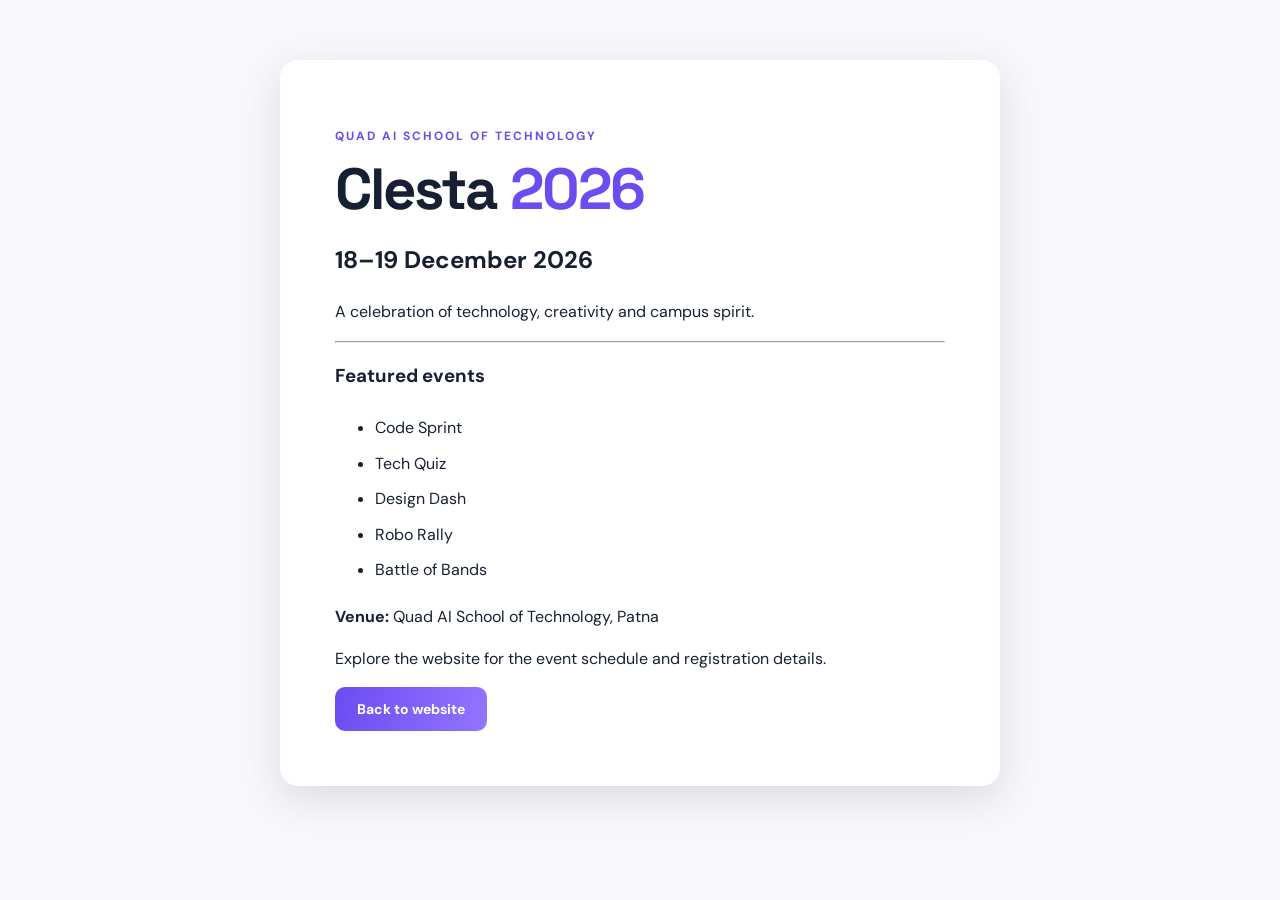
<file: brochure.html>
<!DOCTYPE html>
<html lang="en">
<head><meta charset="UTF-8"><meta name="viewport" content="width=device-width, initial-scale=1.0"><title>Clesta 2026 Brochure</title><link rel="stylesheet" href="style.css"></head>
<body><main class="brochure"><p class="eyebrow">QUAD AI SCHOOL OF TECHNOLOGY</p><h1>Clesta <span>2026</span></h1><h2>18–19 December 2026</h2><p>A celebration of technology, creativity and campus spirit.</p><hr><h3>Featured events</h3><ul><li>Code Sprint</li><li>Tech Quiz</li><li>Design Dash</li><li>Robo Rally</li><li>Battle of Bands</li></ul><p><strong>Venue:</strong> Quad AI School of Technology, Patna</p><p>Explore the website for the event schedule and registration details.</p><a class="button" href="index.html">Back to website</a></main></body>
</html>
</file>
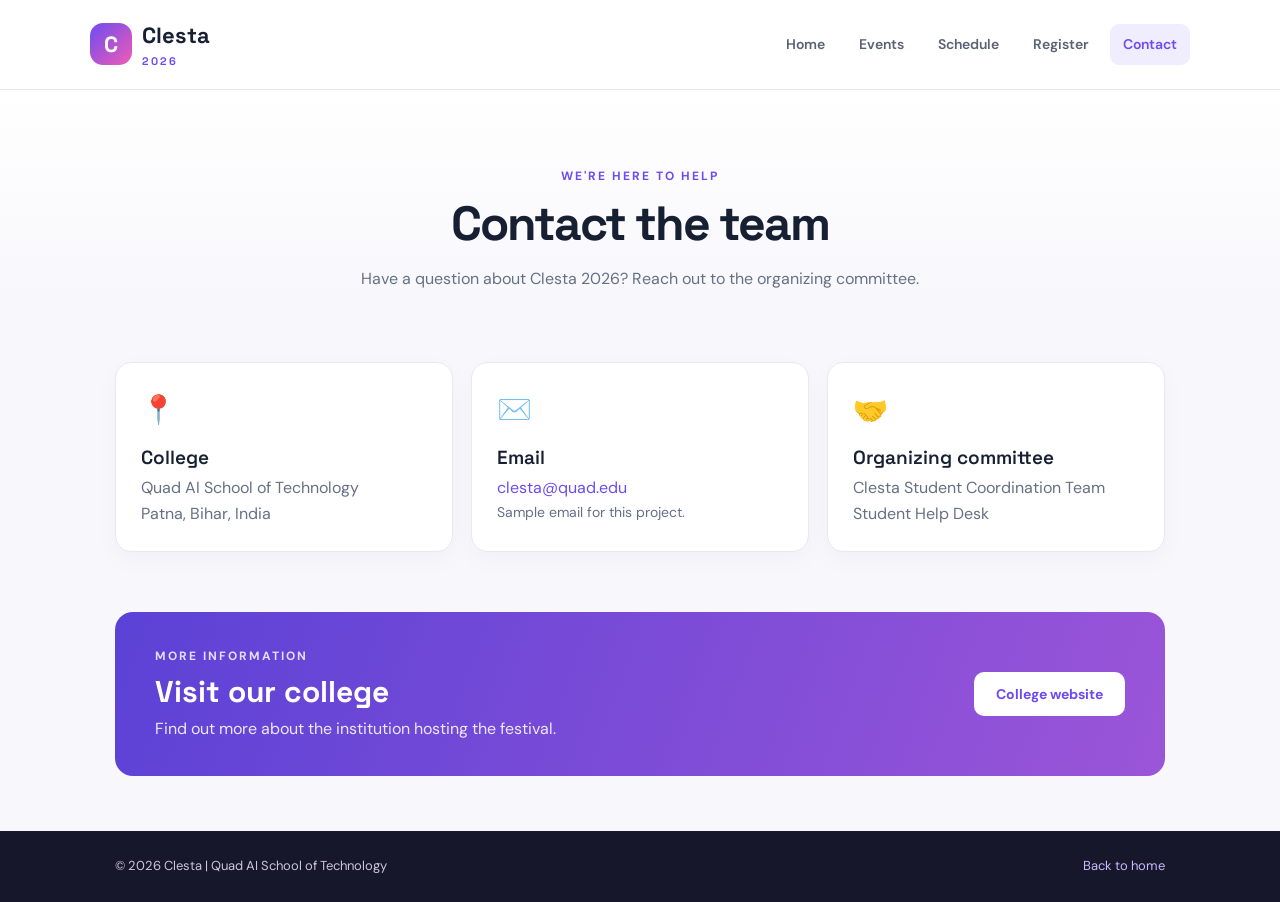
<file: contact.html>
<!DOCTYPE html>
<html lang="en">
<head>
  <meta charset="UTF-8">
  <meta name="viewport" content="width=device-width, initial-scale=1.0">
  <title>Contact | Clesta 2026</title>
  <link rel="stylesheet" href="style.css">
</head>
<body>
  <header class="site-header">
    <a class="brand" href="index.html"><span class="brand-mark">C</span><span>Clesta <small>2026</small></span></a>
    <nav aria-label="Main navigation"><a href="index.html">Home</a><a href="events.html">Events</a><a href="schedule.html">Schedule</a><a href="register.html">Register</a><a class="active" href="contact.html">Contact</a></nav>
  </header>
  <main class="page-wrap">
    <section class="page-heading"><p class="eyebrow">WE'RE HERE TO HELP</p><h1>Contact the team</h1><p>Have a question about Clesta 2026? Reach out to the organizing committee.</p></section>
    <section class="section contact-grid">
      <article class="card"><div class="card-icon">📍</div><h3>College</h3><p>Quad AI School of Technology<br>Patna, Bihar, India</p></article>
      <article class="card"><div class="card-icon">✉️</div><h3>Email</h3><p><a href="mailto:clesta@quad.edu">clesta@quad.edu</a></p><p class="muted">Sample email for this project.</p></article>
      <article class="card"><div class="card-icon">🤝</div><h3>Organizing committee</h3><p>Clesta Student Coordination Team<br>Student Help Desk</p></article>
    </section>
    <section class="feature"><div><p class="eyebrow">MORE INFORMATION</p><h2>Visit our college</h2><p>Find out more about the institution hosting the festival.</p></div><a class="button button-light" href="https://www.quad.edu" target="_blank" rel="noopener">College website</a></section>
  </main>
  <footer><p>© 2026 Clesta | Quad AI School of Technology</p><p><a href="index.html">Back to home</a></p></footer>
</body>
</html>
</file>
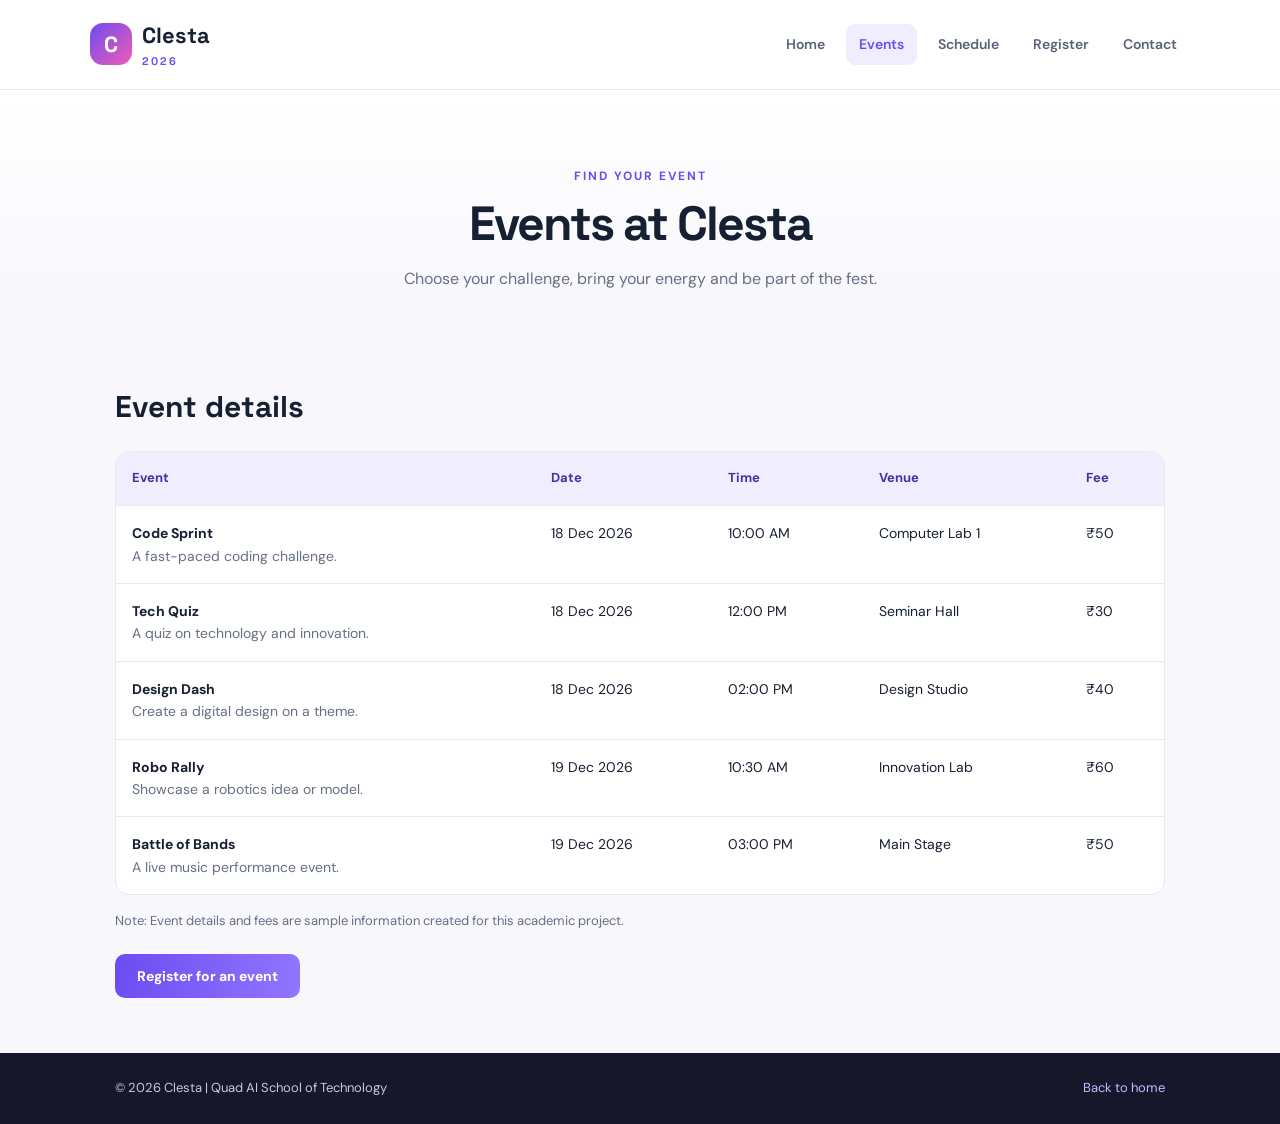
<file: events.html>
<!DOCTYPE html>
<html lang="en">
<head>
  <meta charset="UTF-8">
  <meta name="viewport" content="width=device-width, initial-scale=1.0">
  <title>Events | Clesta 2026</title>
  <link rel="stylesheet" href="style.css">
</head>
<body>
  <header class="site-header">
    <a class="brand" href="index.html"><span class="brand-mark">C</span><span>Clesta <small>2026</small></span></a>
    <nav aria-label="Main navigation"><a href="index.html">Home</a><a class="active" href="events.html">Events</a><a href="schedule.html">Schedule</a><a href="register.html">Register</a><a href="contact.html">Contact</a></nav>
  </header>
  <main class="page-wrap">
    <section class="page-heading"><p class="eyebrow">FIND YOUR EVENT</p><h1>Events at Clesta</h1><p>Choose your challenge, bring your energy and be part of the fest.</p></section>
    <section class="section">
      <h2>Event details</h2>
      <div class="table-wrap"><table>
        <thead><tr><th>Event</th><th>Date</th><th>Time</th><th>Venue</th><th>Fee</th></tr></thead>
        <tbody>
          <tr><td><strong>Code Sprint</strong><br><span class="muted">A fast-paced coding challenge.</span></td><td>18 Dec 2026</td><td>10:00 AM</td><td>Computer Lab 1</td><td>₹50</td></tr>
          <tr><td><strong>Tech Quiz</strong><br><span class="muted">A quiz on technology and innovation.</span></td><td>18 Dec 2026</td><td>12:00 PM</td><td>Seminar Hall</td><td>₹30</td></tr>
          <tr><td><strong>Design Dash</strong><br><span class="muted">Create a digital design on a theme.</span></td><td>18 Dec 2026</td><td>02:00 PM</td><td>Design Studio</td><td>₹40</td></tr>
          <tr><td><strong>Robo Rally</strong><br><span class="muted">Showcase a robotics idea or model.</span></td><td>19 Dec 2026</td><td>10:30 AM</td><td>Innovation Lab</td><td>₹60</td></tr>
          <tr><td><strong>Battle of Bands</strong><br><span class="muted">A live music performance event.</span></td><td>19 Dec 2026</td><td>03:00 PM</td><td>Main Stage</td><td>₹50</td></tr>
        </tbody>
      </table></div>
      <p class="notice">Note: Event details and fees are sample information created for this academic project.</p>
      <a class="button" href="register.html">Register for an event</a>
    </section>
  </main>
  <footer><p>© 2026 Clesta | Quad AI School of Technology</p><p><a href="index.html">Back to home</a></p></footer>
</body>
</html>
</file>
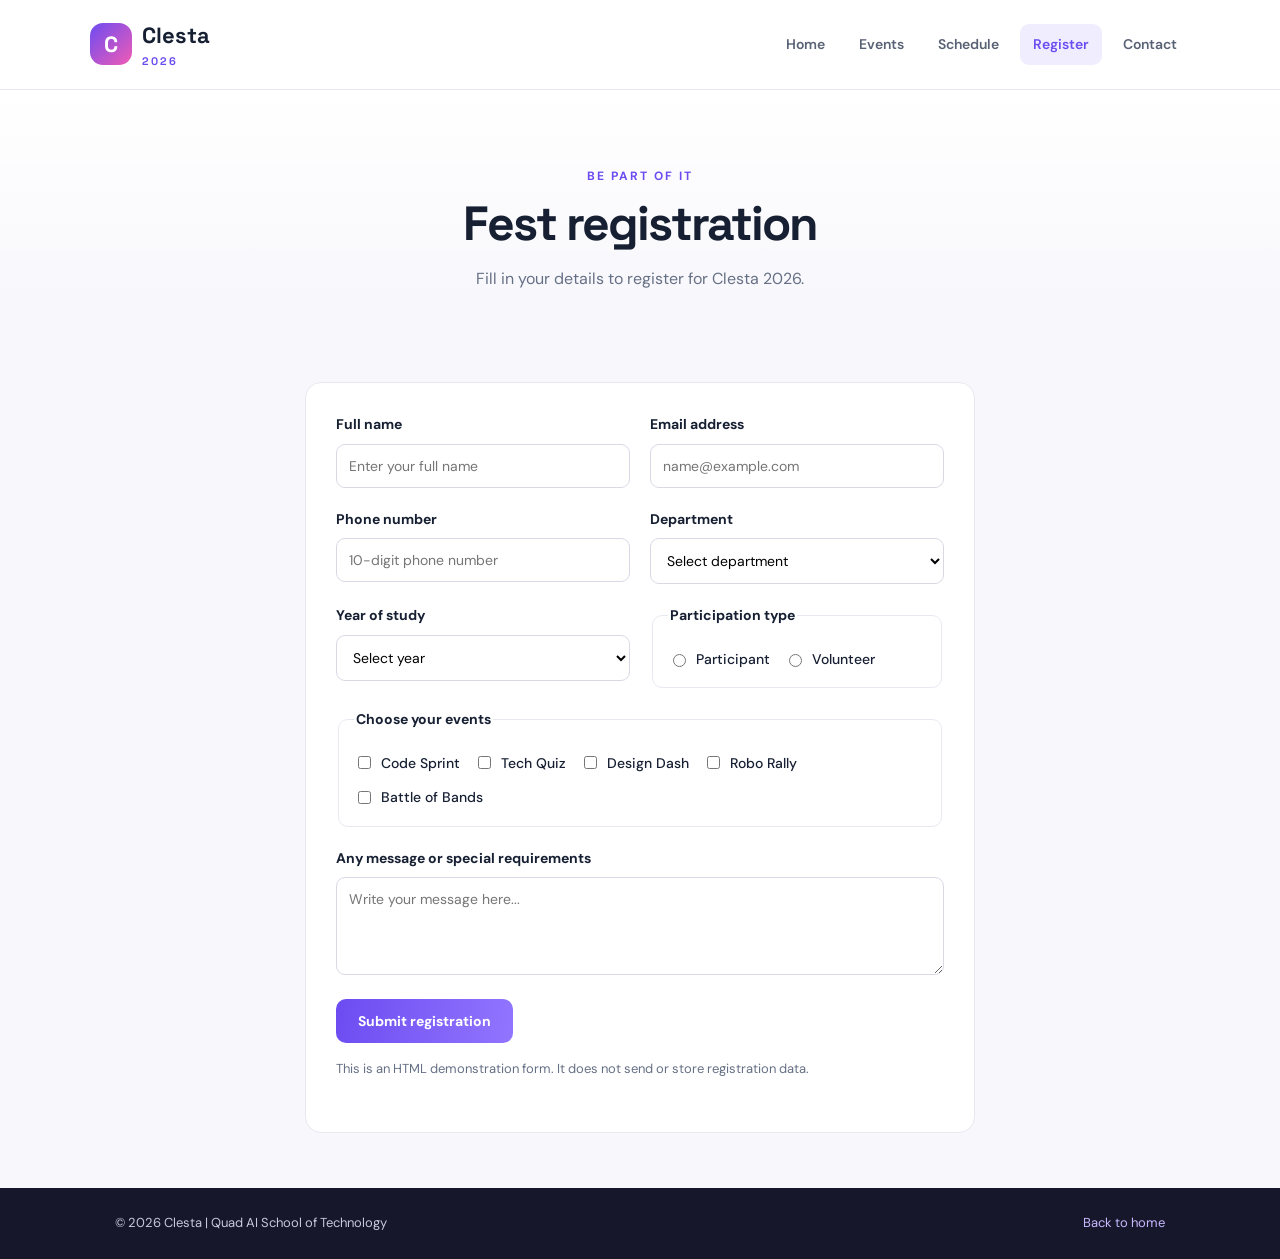
<file: register.html>
<!DOCTYPE html>
<html lang="en">
<head>
  <meta charset="UTF-8">
  <meta name="viewport" content="width=device-width, initial-scale=1.0">
  <title>Register | Clesta 2026</title>
  <link rel="stylesheet" href="style.css">
</head>
<body>
  <header class="site-header">
    <a class="brand" href="index.html"><span class="brand-mark">C</span><span>Clesta <small>2026</small></span></a>
    <nav aria-label="Main navigation"><a href="index.html">Home</a><a href="events.html">Events</a><a href="schedule.html">Schedule</a><a class="active" href="register.html">Register</a><a href="contact.html">Contact</a></nav>
  </header>
  <main class="page-wrap">
    <section class="page-heading"><p class="eyebrow">BE PART OF IT</p><h1>Fest registration</h1><p>Fill in your details to register for Clesta 2026.</p></section>
    <section class="section form-section">
      <form action="#" method="post">
        <div class="form-grid">
          <label>Full name<input type="text" name="name" placeholder="Enter your full name" required></label>
          <label>Email address<input type="email" name="email" placeholder="name@example.com" required></label>
          <label>Phone number<input type="tel" name="phone" placeholder="10-digit phone number" pattern="[0-9]{10}" required></label>
          <label>Department
            <select name="department" required><option value="">Select department</option><option>Computer Science</option><option>Artificial Intelligence</option><option>Data Science</option><option>Other</option></select>
          </label>
          <label>Year of study
            <select name="year" required><option value="">Select year</option><option>First Year</option><option>Second Year</option><option>Third Year</option><option>Fourth Year</option></select>
          </label>
          <fieldset><legend>Participation type</legend><label class="choice"><input type="radio" name="participation" value="Participant" required> Participant</label><label class="choice"><input type="radio" name="participation" value="Volunteer"> Volunteer</label></fieldset>
          <fieldset class="wide"><legend>Choose your events</legend><label class="choice"><input type="checkbox" name="events" value="Code Sprint"> Code Sprint</label><label class="choice"><input type="checkbox" name="events" value="Tech Quiz"> Tech Quiz</label><label class="choice"><input type="checkbox" name="events" value="Design Dash"> Design Dash</label><label class="choice"><input type="checkbox" name="events" value="Robo Rally"> Robo Rally</label><label class="choice"><input type="checkbox" name="events" value="Battle of Bands"> Battle of Bands</label></fieldset>
          <label class="wide">Any message or special requirements<textarea name="message" rows="4" placeholder="Write your message here..."></textarea></label>
        </div>
        <button class="button" type="submit">Submit registration</button>
        <p class="notice">This is an HTML demonstration form. It does not send or store registration data.</p>
      </form>
    </section>
  </main>
  <footer><p>© 2026 Clesta | Quad AI School of Technology</p><p><a href="index.html">Back to home</a></p></footer>
</body>
</html>
</file>
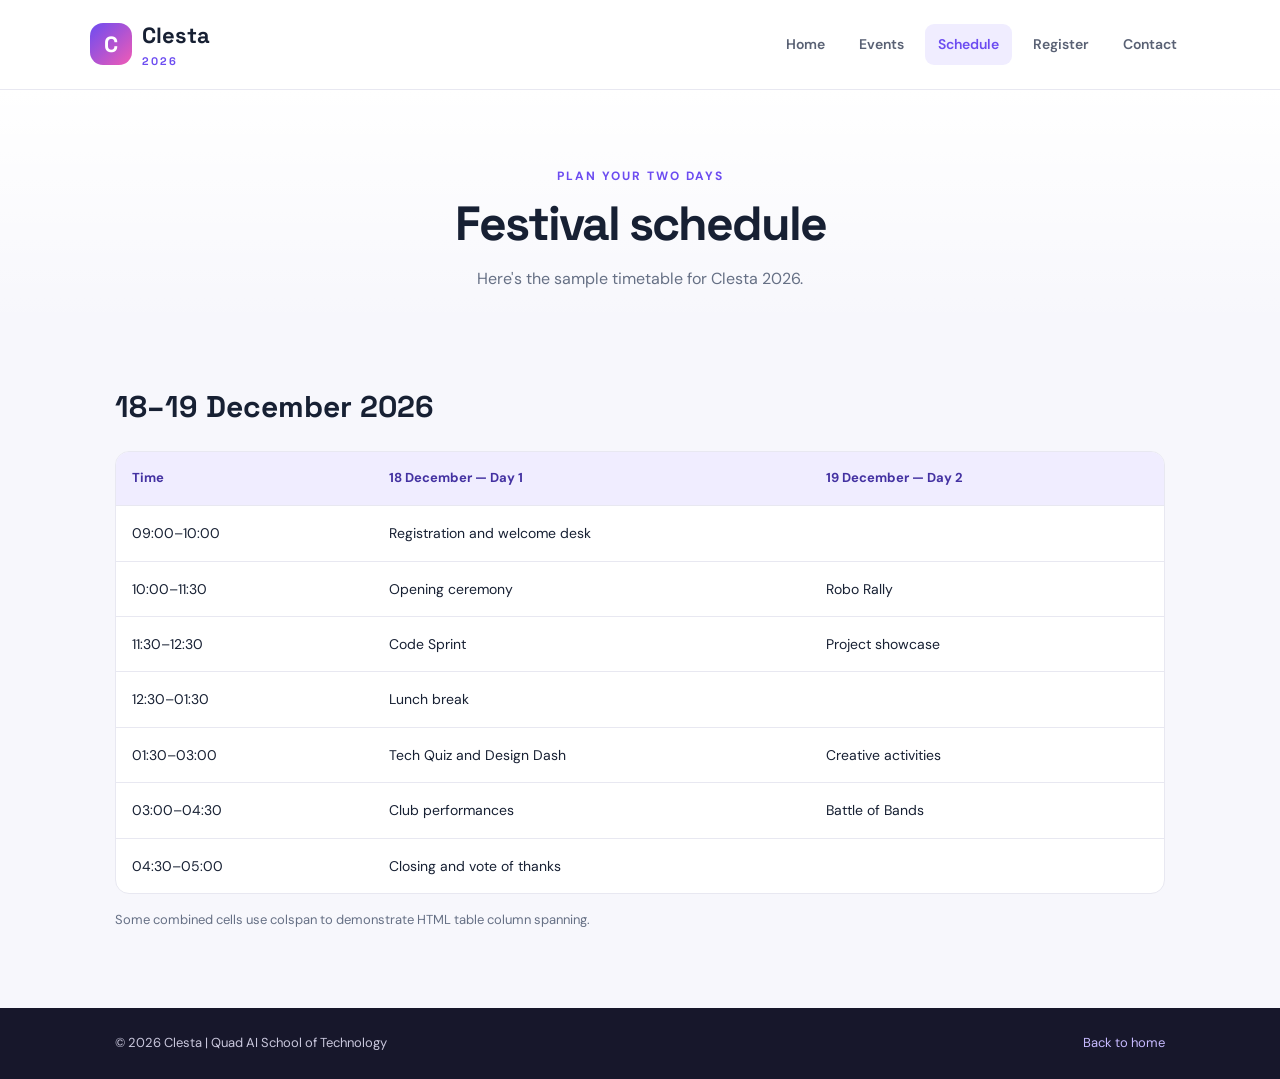
<file: schedule.html>
<!DOCTYPE html>
<html lang="en">
<head>
  <meta charset="UTF-8">
  <meta name="viewport" content="width=device-width, initial-scale=1.0">
  <title>Schedule | Clesta 2026</title>
  <link rel="stylesheet" href="style.css">
</head>
<body>
  <header class="site-header">
    <a class="brand" href="index.html"><span class="brand-mark">C</span><span>Clesta <small>2026</small></span></a>
    <nav aria-label="Main navigation"><a href="index.html">Home</a><a href="events.html">Events</a><a class="active" href="schedule.html">Schedule</a><a href="register.html">Register</a><a href="contact.html">Contact</a></nav>
  </header>
  <main class="page-wrap">
    <section class="page-heading"><p class="eyebrow">PLAN YOUR TWO DAYS</p><h1>Festival schedule</h1><p>Here's the sample timetable for Clesta 2026.</p></section>
    <section class="section">
      <h2>18–19 December 2026</h2>
      <div class="table-wrap"><table class="schedule-table">
        <thead><tr><th>Time</th><th>18 December — Day 1</th><th>19 December — Day 2</th></tr></thead>
        <tbody>
          <tr><td>09:00–10:00</td><td colspan="2">Registration and welcome desk</td></tr>
          <tr><td>10:00–11:30</td><td>Opening ceremony</td><td>Robo Rally</td></tr>
          <tr><td>11:30–12:30</td><td>Code Sprint</td><td>Project showcase</td></tr>
          <tr><td>12:30–01:30</td><td colspan="2">Lunch break</td></tr>
          <tr><td>01:30–03:00</td><td>Tech Quiz and Design Dash</td><td>Creative activities</td></tr>
          <tr><td>03:00–04:30</td><td>Club performances</td><td>Battle of Bands</td></tr>
          <tr><td>04:30–05:00</td><td colspan="2">Closing and vote of thanks</td></tr>
        </tbody>
      </table></div>
      <p class="notice">Some combined cells use colspan to demonstrate HTML table column spanning.</p>
    </section>
  </main>
  <footer><p>© 2026 Clesta | Quad AI School of Technology</p><p><a href="index.html">Back to home</a></p></footer>
</body>
</html>
</file>
<file: style.css>
@import url('https://fonts.googleapis.com/css2?family=DM+Sans:wght@400;500;600;700&family=Space+Grotesk:wght@500;600;700&display=swap');
:root{--ink:#172033;--muted:#667085;--purple:#6c4cf1;--pink:#f15bb5;--paper:#f7f7fc;--line:#e8e8f1}
*{box-sizing:border-box}body{margin:0;background:var(--paper);color:var(--ink);font-family:'DM Sans',Arial,sans-serif;line-height:1.6}a{color:var(--purple);text-decoration:none}.site-header{display:flex;align-items:center;justify-content:space-between;padding:18px 7%;background:#fff;border-bottom:1px solid var(--line);gap:24px}.brand{display:flex;align-items:center;gap:10px;color:var(--ink);font-family:'Space Grotesk',sans-serif;font-size:22px;font-weight:700}.brand small{display:block;color:var(--purple);font-size:11px;letter-spacing:2px}.brand-mark{display:grid;place-items:center;width:42px;height:42px;border-radius:13px;background:linear-gradient(135deg,var(--purple),var(--pink));color:#fff}.site-header nav{display:flex;gap:8px;flex-wrap:wrap}.site-header nav a{padding:9px 13px;border-radius:9px;color:#596174;font-weight:600;font-size:14px}.site-header nav a:hover,.site-header nav a.active{background:#f0edff;color:var(--purple)}.hero{display:grid;grid-template-columns:1.15fr .85fr;align-items:center;gap:45px;padding:75px 9%;background:radial-gradient(circle at 85% 20%,#eee9ff,transparent 36%),#fff}.hero h1,.page-heading h1,.brochure h1{font:700 clamp(38px,6vw,64px)/1.08 'Space Grotesk',sans-serif;letter-spacing:-2px;margin:12px 0}.hero h1 span,.brochure h1 span{color:var(--purple)}.eyebrow{font-size:12px;font-weight:700;letter-spacing:2px;color:var(--purple)}.hero-text{font-size:18px;color:var(--muted);max-width:570px}.event-meta{font-weight:600;font-size:14px;margin:25px 0}.hero-image{width:100%;max-width:450px;justify-self:center;filter:drop-shadow(0 20px 30px #30245a22)}.button{display:inline-block;border:0;border-radius:10px;padding:13px 22px;background:linear-gradient(100deg,var(--purple),#9275ff);color:white;font:700 14px 'DM Sans',sans-serif;cursor:pointer}.button:hover{transform:translateY(-1px);filter:brightness(1.05)}.section{padding:55px 9%}.section h2,.feature h2{font:700 30px 'Space Grotesk',sans-serif;margin:5px 0 25px}.cards,.contact-grid{display:grid;grid-template-columns:repeat(3,1fr);gap:18px}.card{background:white;border:1px solid var(--line);border-radius:16px;padding:25px;box-shadow:0 8px 25px #24204408}.card-icon{font-size:28px}.card h3{font:600 19px 'Space Grotesk',sans-serif;margin:12px 0 5px}.card p{color:var(--muted);margin:0}.feature{margin:10px 9% 55px;padding:35px 40px;border-radius:18px;background:linear-gradient(110deg,#5b42d6,#9b55d8);color:white;display:flex;align-items:center;justify-content:space-between;gap:20px}.feature .eyebrow{color:#e7ddff}.feature h2{margin-bottom:5px}.feature p{margin:0;color:#eee8ff}.button-light{background:white;color:var(--purple);white-space:nowrap}.video-section{text-align:center}.muted{color:var(--muted);font-size:14px}.video-frame{max-width:760px;margin:25px auto 0;aspect-ratio:16/9;border-radius:16px;overflow:hidden;background:#17132b}.video-frame iframe{width:100%;height:100%;border:0}.page-wrap{min-height:70vh}.page-heading{text-align:center;padding:65px 20px 20px;background:linear-gradient(180deg,#fff,transparent)}.page-heading h1{font-size:48px}.page-heading p:last-child{color:var(--muted)}.table-wrap{overflow-x:auto;background:#fff;border:1px solid var(--line);border-radius:14px}table{width:100%;border-collapse:collapse;min-width:650px;text-align:left}th{background:#f0edff;color:#4432a2;font-size:13px}th,td{padding:16px;border-bottom:1px solid var(--line);vertical-align:top}tbody tr:last-child td{border-bottom:0}td{font-size:14px}.notice{font-size:13px;color:var(--muted);margin:16px 0 22px}.form-section{max-width:900px;margin:auto}.form-section form{background:#fff;border:1px solid var(--line);padding:30px;border-radius:16px}.form-grid{display:grid;grid-template-columns:1fr 1fr;gap:20px;margin-bottom:24px}label,legend{font-size:14px;font-weight:700}input:not([type=radio]):not([type=checkbox]),select,textarea{display:block;width:100%;margin-top:8px;padding:12px;border:1px solid #d9d9e5;border-radius:9px;font:400 14px 'DM Sans',sans-serif;background:#fff}input:focus,select:focus,textarea:focus{outline:2px solid #d8d0ff;border-color:var(--purple)}fieldset{border:1px solid var(--line);border-radius:10px;padding:13px 15px}.choice{display:inline-flex;align-items:center;gap:7px;margin:8px 14px 4px 0;font-weight:500}.wide{grid-column:1/-1}.contact-grid{padding-top:35px;padding-bottom:50px}.contact-grid .card{min-height:180px}footer{background:#17172b;color:#c9c7dc;padding:25px 9%;display:flex;justify-content:space-between;gap:15px;flex-wrap:wrap;font-size:13px}footer p{margin:0}footer a{color:#c7baff}.brochure{max-width:720px;margin:60px auto;background:white;padding:55px;border-radius:18px;box-shadow:0 12px 40px #2222}.brochure h1{font-size:58px}.brochure li{padding:5px 0}
@media(max-width:760px){.site-header{align-items:flex-start;flex-direction:column;padding:16px 5%}.site-header nav{gap:2px}.site-header nav a{padding:8px;font-size:13px}.hero{grid-template-columns:1fr;padding:48px 7%;text-align:center}.hero-image{max-width:300px;grid-row:1}.cards,.contact-grid{grid-template-columns:1fr}.section{padding:40px 7%}.feature{margin:5px 7% 40px;align-items:flex-start;flex-direction:column;padding:28px}.form-grid{grid-template-columns:1fr}.wide{grid-column:auto}.page-heading h1{font-size:39px}.brochure{margin:20px;padding:28px}}
</file>
